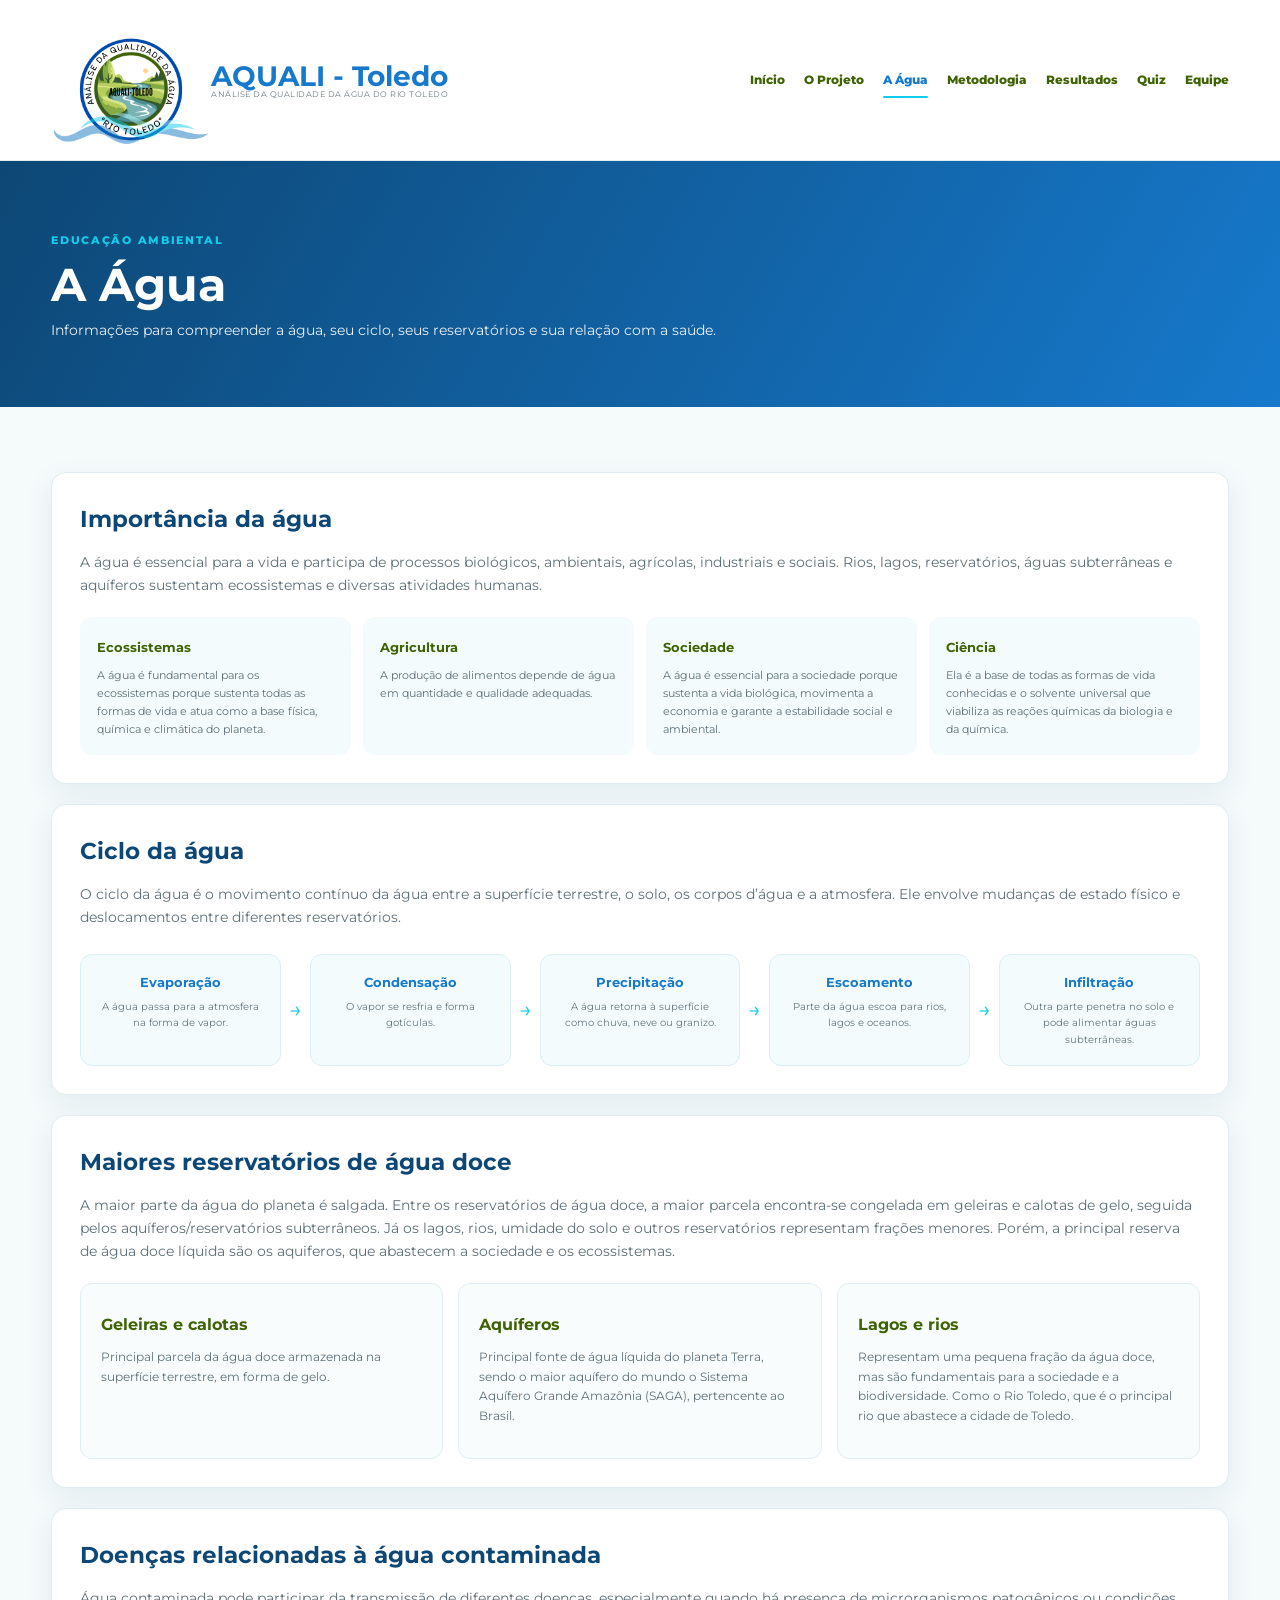
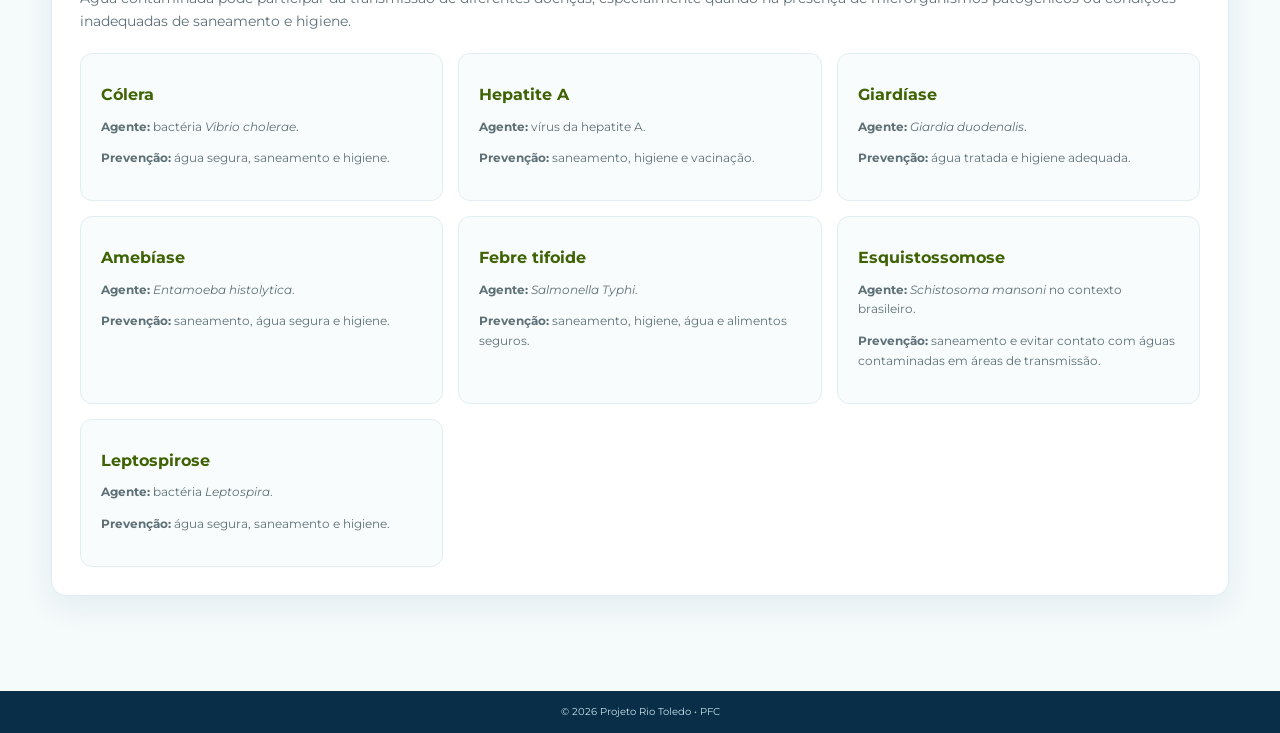
<file: agua.html>
<!doctype html>
<html lang="pt-BR">
  <head>
    <meta charset="UTF-8" />
    <meta name="viewport" content="width=device-width, initial-scale=1.0" />
        <link
      rel="shortcut icon"
      href="img/AQUALI-TOLEDO (2).png"
      type="image/x-icon"
    />
    <title>A Água | Rio Toledo</title>
    <link rel="stylesheet" href="css/style.css" />
    <link
      rel="stylesheet"
      href="https://cdnjs.cloudflare.com/ajax/libs/font-awesome/6.5.2/css/all.min.css"
    />
     <header class="header">
      <div class="container header-inner">
        <a class="brand" href="index.html" aria-label="Rio Toledo - início">
          <img
            src="img/AQUALI-TOLEDO (2).png"
            alt="Logo Rio Toledo"
            onerror="this.style.display = 'none'"
          />
          <div class="brand-fallback">
            <strong>AQUALI - Toledo</strong>
            <small>Análise da Qualidade da Água do Rio Toledo</small>
          </div>
        </a>

        <button class="menu-toggle" aria-label="Abrir menu">
          <i class="fa-solid fa-bars"></i>
        </button>

        <nav class="nav" id="mainNav">
          <a href="index.html">Início</a>
          <a href="projeto.html">O Projeto</a>
          <a href="agua.html" class="active">A Água</a>
          <a href="metodologia.html" >Metodologia</a>
          <a href="resultados.html">Resultados</a>
          <a href="quiz.html">Quiz</a>
          <a href="equipe.html">Equipe</a>
        </nav>
      </div>
    </header>
    <main>
      <section class="page-hero">
        <div class="container">
          <span class="eyebrow">EDUCAÇÃO AMBIENTAL</span>
          <h1>A Água</h1>
          <p>
            Informações para compreender a água, seu ciclo, seus reservatórios e
            sua relação com a saúde.
          </p>
        </div>
      </section>

      <section class="container section content-section">
        <article class="content-card" id="importancia">
          <h2>
          Importância da água
          </h2>
          <p>
            A água é essencial para a vida e participa de processos biológicos,
            ambientais, agrícolas, industriais e sociais. Rios, lagos,
            reservatórios, águas subterrâneas e aquíferos sustentam ecossistemas e diversas
            atividades humanas.
          </p>
          <div class="mini-grid">
            <div>
              <strong> Ecossistemas</strong>
              <p>
                A água é fundamental para os ecossistemas porque sustenta todas as formas de vida e atua como a base física, química e climática do planeta.
              </p>
            </div>
            <div>
              <strong> Agricultura</strong>
              <p>
                A produção de alimentos depende de água em quantidade e
                qualidade adequadas.
              </p>
            </div>
            <div>
              <strong> Sociedade</strong>
              <p>
                A água é essencial para a sociedade porque sustenta a vida biológica, movimenta a economia e garante a estabilidade social e ambiental.
              </p>
            </div>
            <div>
              <strong> Ciência</strong>
              <p>
                Ela é a base de todas as formas de vida conhecidas e o solvente universal que viabiliza as reações químicas da biologia e da química.
              </p>
            </div>
          </div>
        </article>

        <article class="content-card" id="ciclo">
          <h2>
           Ciclo da água
          </h2>
          <p>
            O ciclo da água é o movimento contínuo da água entre a superfície
            terrestre, o solo, os corpos d’água e a atmosfera. Ele envolve
            mudanças de estado físico e deslocamentos entre diferentes
            reservatórios.
          </p>
          <div class="water-cycle">
            <div class="cycle-step">
              <b>Evaporação</b
              ><small>A água passa para a atmosfera na forma de vapor.</small>
            </div>
            <div class="cycle-arrow">→</div>
            <div class="cycle-step">
              <b>Condensação</b
              ><small>O vapor se resfria e forma gotículas.</small>
            </div>
            <div class="cycle-arrow">→</div>
            <div class="cycle-step">
              <b>Precipitação</b
              ><small
                >A água retorna à superfície como chuva, neve ou granizo.</small
              >
            </div>
            <div class="cycle-arrow">→</div>
            <div class="cycle-step">
              <b>Escoamento</b
              ><small>Parte da água escoa para rios, lagos e oceanos.</small>
            </div>
            <div class="cycle-arrow">→</div>
            <div class="cycle-step">
              <b>Infiltração</b
              ><small
                >Outra parte penetra no solo e pode alimentar águas
                subterrâneas.</small
              >
            </div>
          </div>
        </article>

        <article class="content-card" id="reservatorios">
          <h2>
            Maiores reservatórios
            de água doce
          </h2>
          <p>
            A maior parte da água do planeta é salgada. Entre os reservatórios
            de água doce, a maior parcela encontra-se congelada em geleiras e
            calotas de gelo, seguida pelos aquíferos/reservatórios subterrâneos. Já os lagos, rios,
            umidade do solo e outros reservatórios representam frações menores. Porém, a principal reserva de água doce líquida são os aquiferos, que abastecem a sociedade e os ecossistemas.
          </p>
          <div class="reservoir-grid">
            <div class="reservoir">
              <div class="reservoir-icon"></div>
              <h3>Geleiras e calotas</h3>
              <p>
                Principal parcela da água doce armazenada na superfície
                terrestre, em forma de gelo.
              </p>
            </div>
            <div class="reservoir">
              <div class="reservoir-icon"></div>
              <h3>Aquíferos</h3>
              <p>
                Principal fonte de água líquida do planeta Terra, sendo o
                maior aquífero do mundo o Sistema Aquífero Grande Amazônia (SAGA),
                pertencente ao Brasil.
              </p>
            </div>
            <div class="reservoir">
              <div class="reservoir-icon"></div>
              <h3>Lagos e rios</h3>
              <p>
                Representam uma pequena fração da água doce, mas são
                fundamentais para a sociedade e a biodiversidade. Como o Rio Toledo, que é o principal rio que abastece a cidade de Toledo.
              </p>
            </div>
          </div>
        </article>

        <article class="content-card" id="doencas">
          <h2>
           Doenças relacionadas
            à água contaminada
          </h2>
          <p>
            Água contaminada pode participar da transmissão de diferentes
            doenças, especialmente quando há presença de microrganismos
            patogênicos ou condições inadequadas de saneamento e higiene.
          </p>
          <div class="disease-grid">
            <div class="disease">
              <h3>Cólera</h3>
              <p><b>Agente:</b> bactéria <i>Vibrio cholerae</i>.</p>
              <p><b>Prevenção:</b> água segura, saneamento e higiene.</p>
            </div>
            <div class="disease">
              <h3>Hepatite A</h3>
              <p><b>Agente:</b> vírus da hepatite A.</p>
              <p><b>Prevenção:</b> saneamento, higiene e vacinação.</p>
            </div>
            <div class="disease">
              <h3>Giardíase</h3>
              <p><b>Agente:</b> <i>Giardia duodenalis</i>.</p>
              <p><b>Prevenção:</b> água tratada e higiene adequada.</p>
            </div>
            <div class="disease">
              <h3>Amebíase</h3>
              <p><b>Agente:</b> <i>Entamoeba histolytica</i>.</p>
              <p><b>Prevenção:</b> saneamento, água segura e higiene.</p>
            </div>
            <div class="disease">
              <h3>Febre tifoide</h3>
              <p><b>Agente:</b> <i>Salmonella Typhi</i>.</p>
              <p>
                <b>Prevenção:</b> saneamento, higiene, água e alimentos seguros.
              </p>
            </div>
            <div class="disease">
              <h3>Esquistossomose</h3>
              <p>
                <b>Agente:</b> <i>Schistosoma mansoni</i> no contexto
                brasileiro.
              </p>
              <p>
                <b>Prevenção:</b> saneamento e evitar contato com águas
                contaminadas em áreas de transmissão.
              </p>
            </div>
                        <div class="disease">
              <h3>Leptospirose</h3>
              <p><b>Agente:</b> bactéria <i>Leptospira</i>.</p>
              <p><b>Prevenção:</b> água segura, saneamento e higiene.</p>
            </div>
          </div>
        </article>
      </section>
    </main>
    <footer class="footer">
      <div class="footer-bottom">© 2026 Projeto Rio Toledo • PFC</div>
    </footer>
    <script src="js/script.js"></script>
  </body>
</html>
</file>
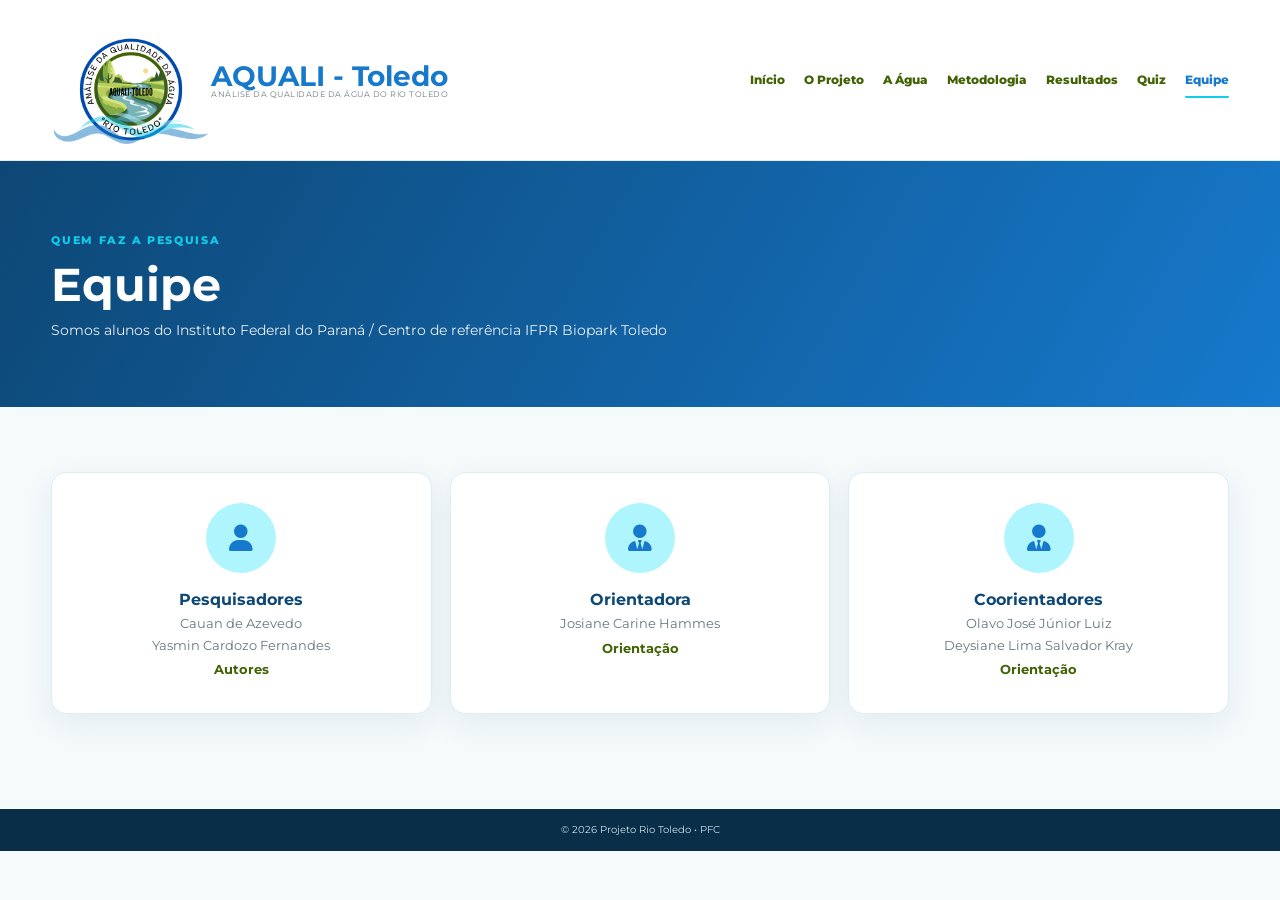
<file: equipe.html>
<!doctype html>
<html lang="pt-BR">
  <head>
    <meta charset="UTF-8" />
    <meta name="viewport" content="width=device-width, initial-scale=1.0" />
        <link
      rel="shortcut icon"
      href="img/AQUALI-TOLEDO (2).png"
      type="image/x-icon"
    />
    <title>Equipe | Rio Toledo</title>
    <link rel="stylesheet" href="css/style.css" />
    <link
      rel="stylesheet"
      href="https://cdnjs.cloudflare.com/ajax/libs/font-awesome/6.5.2/css/all.min.css"
    />
  </head>
  <body>
         <header class="header">
      <div class="container header-inner">
        <a class="brand" href="index.html" aria-label="Rio Toledo - início">
          <img
            src="img/AQUALI-TOLEDO (2).png"
            alt="Logo Rio Toledo"
            onerror="this.style.display = 'none'"
          />
          <div class="brand-fallback">
            <strong>AQUALI - Toledo</strong>
            <small>Análise da Qualidade da Água do Rio Toledo</small>
          </div>
        </a>

        <button class="menu-toggle" aria-label="Abrir menu">
          <i class="fa-solid fa-bars"></i>
        </button>

        <nav class="nav" id="mainNav">
          <a href="index.html">Início</a>
          <a href="projeto.html">O Projeto</a>
          <a href="agua.html">A Água</a>
          <a href="metodologia.html" >Metodologia</a>
          <a href="resultados.html">Resultados</a>
          <a href="quiz.html">Quiz</a>
          <a href="equipe.html" class="active">Equipe</a>
        </nav>
      </div>
    </header>
    <main>
      <section class="page-hero">
        <div class="container">
          <span class="eyebrow">QUEM FAZ A PESQUISA</span>
          <h1>Equipe</h1>
          <p>Somos alunos do Instituto Federal do Paraná / Centro de referência IFPR Biopark Toledo </p>
        </div>
      </section>
      <section class="container section">
        <div class="team-grid">
          <div class="person-card">
            <div class="person-icon"><i class="fa-solid fa-user"></i></div>
            <h3>Pesquisadores</h3>
            <p>Cauan de Azevedo <br> Yasmin Cardozo Fernandes</p>
            <small>Autores</small>
          </div>
          <div class="person-card">
            <div class="person-icon"><i class="fa-solid fa-user-tie"></i></div>
            <h3>Orientadora</h3>
            <p>Josiane Carine Hammes</p>
            <small>Orientação</small>
          </div>
           <div class="person-card">
            <div class="person-icon"><i class="fa-solid fa-user-tie"></i></div>
            <h3>Coorientadores</h3>
            <p>Olavo José Júnior Luiz <br> Deysiane Lima Salvador Kray</p>
            <small>Orientação</small>
          </div>
        </div>
      </section>
    </main>
    <footer class="footer">
      <div class="footer-bottom">© 2026 Projeto Rio Toledo • PFC</div>
    </footer>
    <script src="js/script.js"></script>
  </body>
</html>
</file>
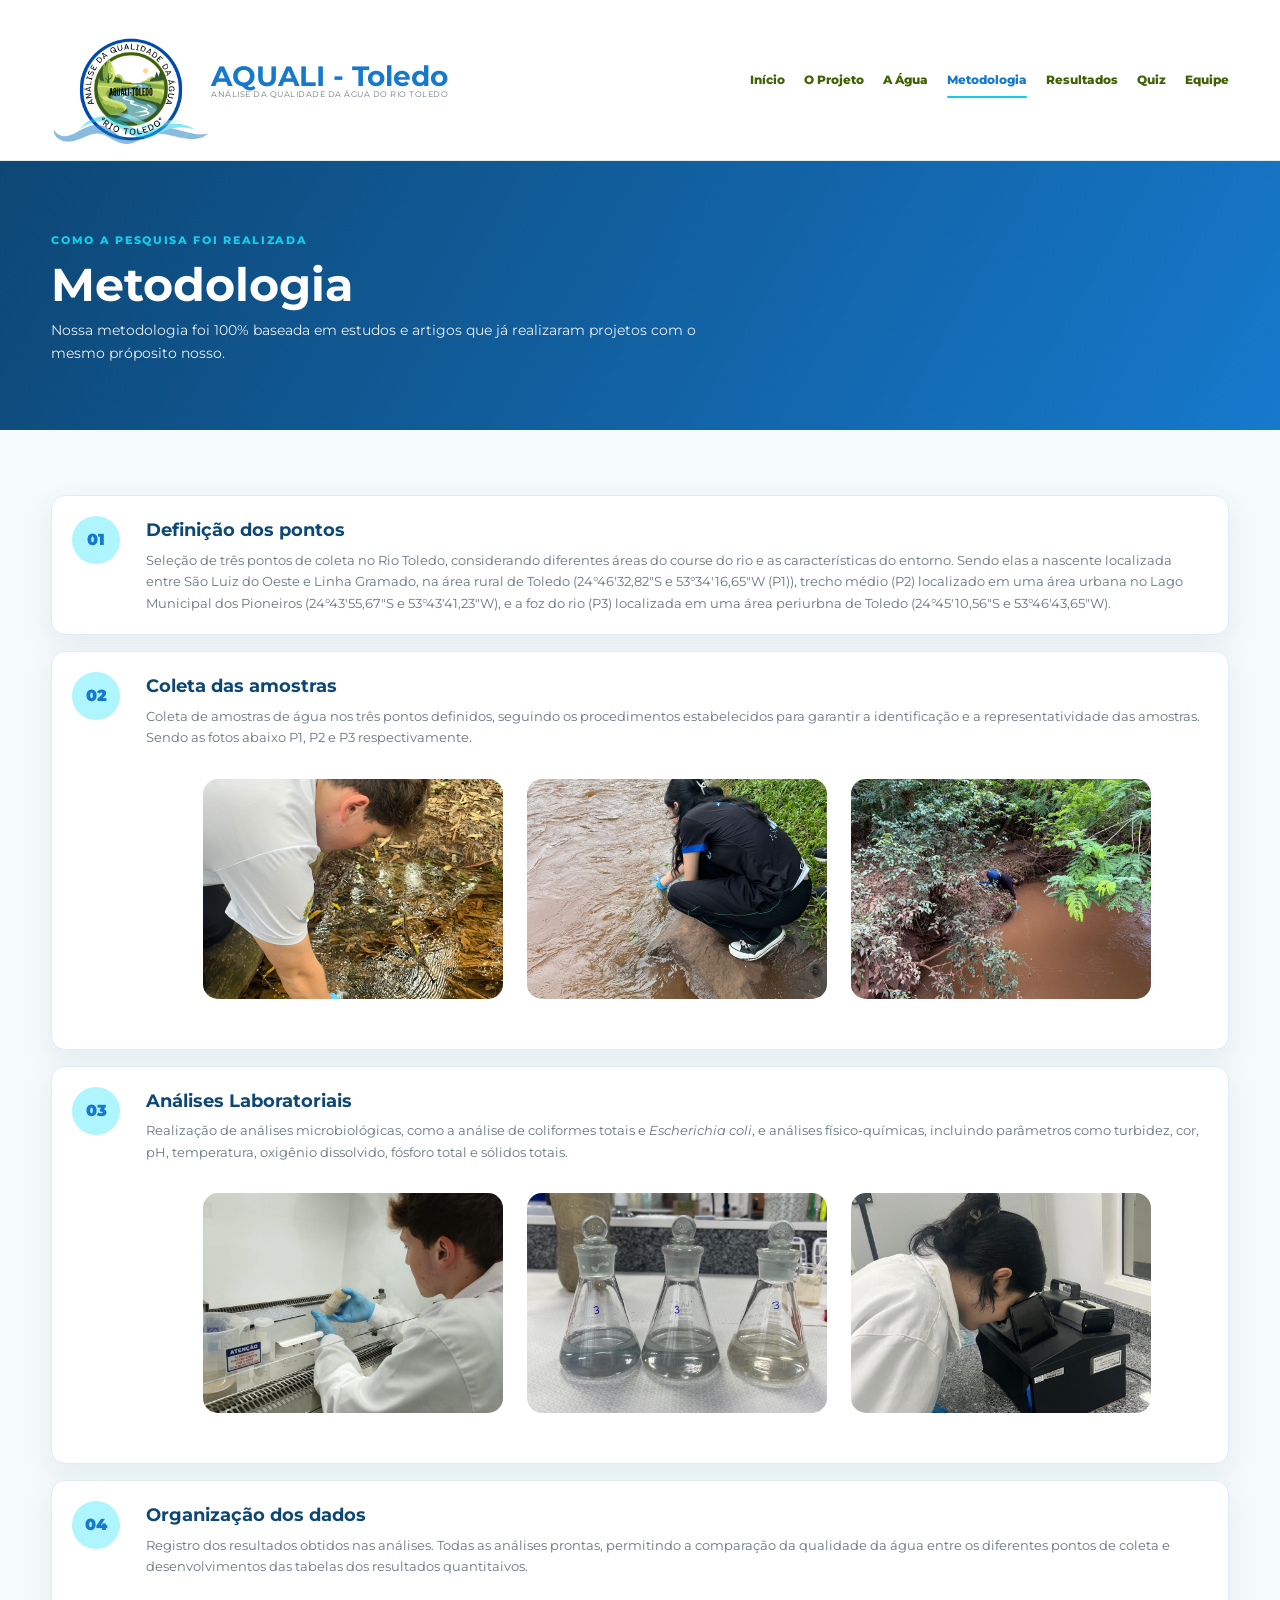
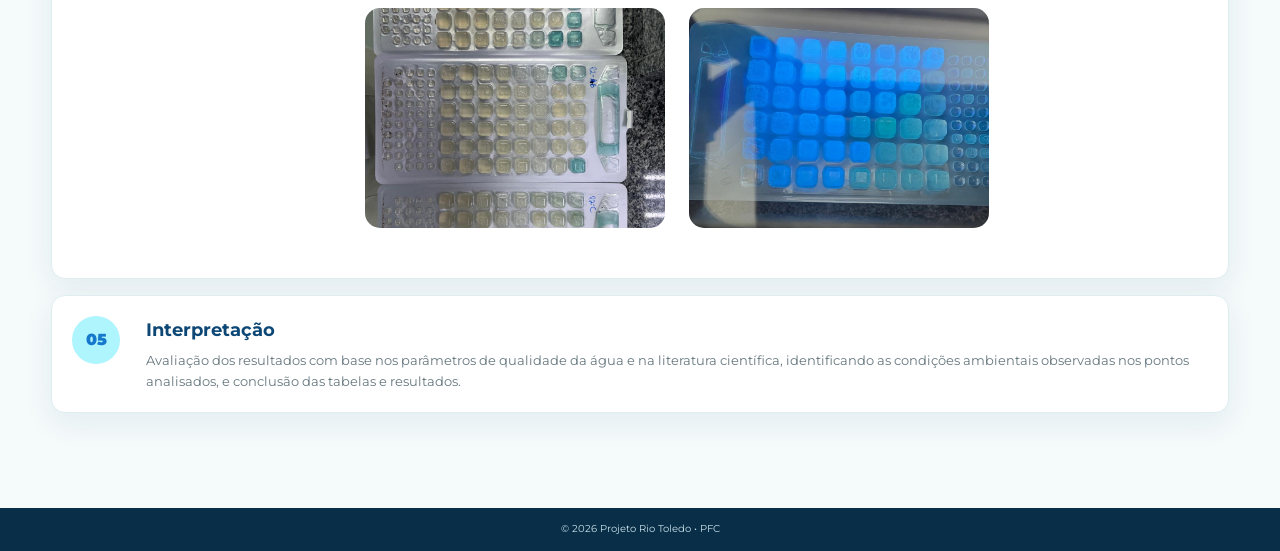
<file: metodologia.html>
<!doctype html>
<html lang="pt-BR">
  <head>
    <meta charset="UTF-8" />
    <meta name="viewport" content="width=device-width, initial-scale=1.0" />
        <link
      rel="shortcut icon"
      href="img/AQUALI-TOLEDO (2).png"
      type="image/x-icon"
    />
    <title>Metodologia | Rio Toledo</title>
    <link rel="stylesheet" href="css/style.css" />
    <link
      rel="stylesheet"
      href="https://cdnjs.cloudflare.com/ajax/libs/font-awesome/6.5.2/css/all.min.css"
    />
  </head>
  <body>
     <header class="header">
      <div class="container header-inner">
        <a class="brand" href="index.html" aria-label="Rio Toledo - início">
          <img
            src="img/AQUALI-TOLEDO (2).png"
            alt="Logo Rio Toledo"
            onerror="this.style.display = 'none'"
          />
          <div class="brand-fallback">
            <strong>AQUALI - Toledo</strong>
            <small>Análise da Qualidade da Água do Rio Toledo</small>
          </div>
        </a>

        <button class="menu-toggle" aria-label="Abrir menu">
          <i class="fa-solid fa-bars"></i>
        </button>
        <nav class="nav" id="mainNav">
          <a href="index.html">Início</a>
          <a href="projeto.html">O Projeto</a>
          <a href="agua.html">A Água</a>
          <a href="metodologia.html" class="active">Metodologia</a>
          <a href="resultados.html">Resultados</a>
          <a href="quiz.html">Quiz</a>
          <a href="equipe.html">Equipe</a>
        </nav>
      </div>
    </header>
    <main>
      <section class="page-hero">
        <div class="container">
          <span class="eyebrow">COMO A PESQUISA FOI REALIZADA</span>
          <h1>Metodologia</h1>
          <p>
            Nossa metodologia foi 100% baseada em estudos e artigos que já realizaram projetos com o mesmo próposito nosso.
          </p>
        </div>
      </section>
      <section class="container section content-section">
        <div class="timeline">
          <div class="timeline-item">
            <span>01</span>
            <div>
              <h2>Definição dos pontos</h2>
              <p>
                Seleção de três pontos de coleta no Rio Toledo, considerando diferentes áreas do course do rio e as características do entorno. Sendo elas a nascente localizada entre São Luiz do Oeste e Linha Gramado, na área rural de Toledo (24°46'32,82"S e 53°34'16,65"W (P1)), trecho médio (P2) localizado em uma área urbana no Lago Municipal dos Pioneiros (24°43'55,67"S e 53°43'41,23"W), e a foz do rio (P3) localizada em uma área periurbna de Toledo (24°45'10,56"S e 53°46'43,65"W).
              </p>
            </div>
          </div>
          <div class="timeline-item">
            <span>02</span>
            <div>
              <h2>Coleta das amostras</h2>
              <p>
                Coleta de amostras de água nos três pontos definidos, seguindo os procedimentos estabelecidos para garantir a identificação e a representatividade das amostras. Sendo as fotos abaixo P1, P2 e P3 respectivamente.
              </p>
              <div class="imagens coleta">
                <img src="img/P1.jpeg" alt="Ponto 1 - Nascente">
                <img src="img/P2.jpeg" alt="Ponto 2 - Trecho Médio">
                <img src="img/P3.jpeg" alt="Ponto 3 - Foz">
              </div>
            </div>
          </div>
          <div class="timeline-item">
            <span>03</span>
            <div>
              <h2>Análises Laboratoriais</h2>
              <p>
                Realização de análises microbiológicas, como a análise de coliformes totais e <i>Escherichia coli</i>, e análises físico-químicas, incluindo parâmetros como turbidez, cor, pH, temperatura, oxigênio dissolvido, fósforo total e sólidos totais.
              </p>
               <div class="imagens coleta">
                <img src="img/lab1.jpeg" alt="">
                <img src="img/lab3.jpeg" alt="">
                <img src="img/lab2.jpeg" alt="">
              </div>
            </div>
          </div>
          <div class="timeline-item">
            <span>04</span>
            <div>
              <h2>Organização dos dados</h2>
              <p>
                Registro dos resultados obtidos nas análises. Todas as análises prontas, permitindo a comparação da qualidade da água entre os diferentes pontos de coleta e desenvolvimentos das tabelas dos resultados quantitaivos.
              </p>
              <div class="imagens coleta">
                <img src="img/p2coliformes.jpeg" alt="">
                <img src="img/p1E.coli.jpeg" alt="">
              </div>
            </div>
          </div>
          <div class="timeline-item">
            <span>05</span>
            <div>
              <h2>Interpretação</h2>
              <p>
                Avaliação dos resultados com base nos parâmetros de qualidade da água e na literatura científica, identificando as condições ambientais observadas nos pontos analisados, e conclusão das tabelas e resultados.
              </p>
            </div>
          </div>
        </div>
        </div>
      </section>
    </main>
    <footer class="footer">
      <div class="footer-bottom">© 2026 Projeto Rio Toledo • PFC</div>
    </footer>
    <script src="js/script.js"></script>
  </body>
</html>
</file>
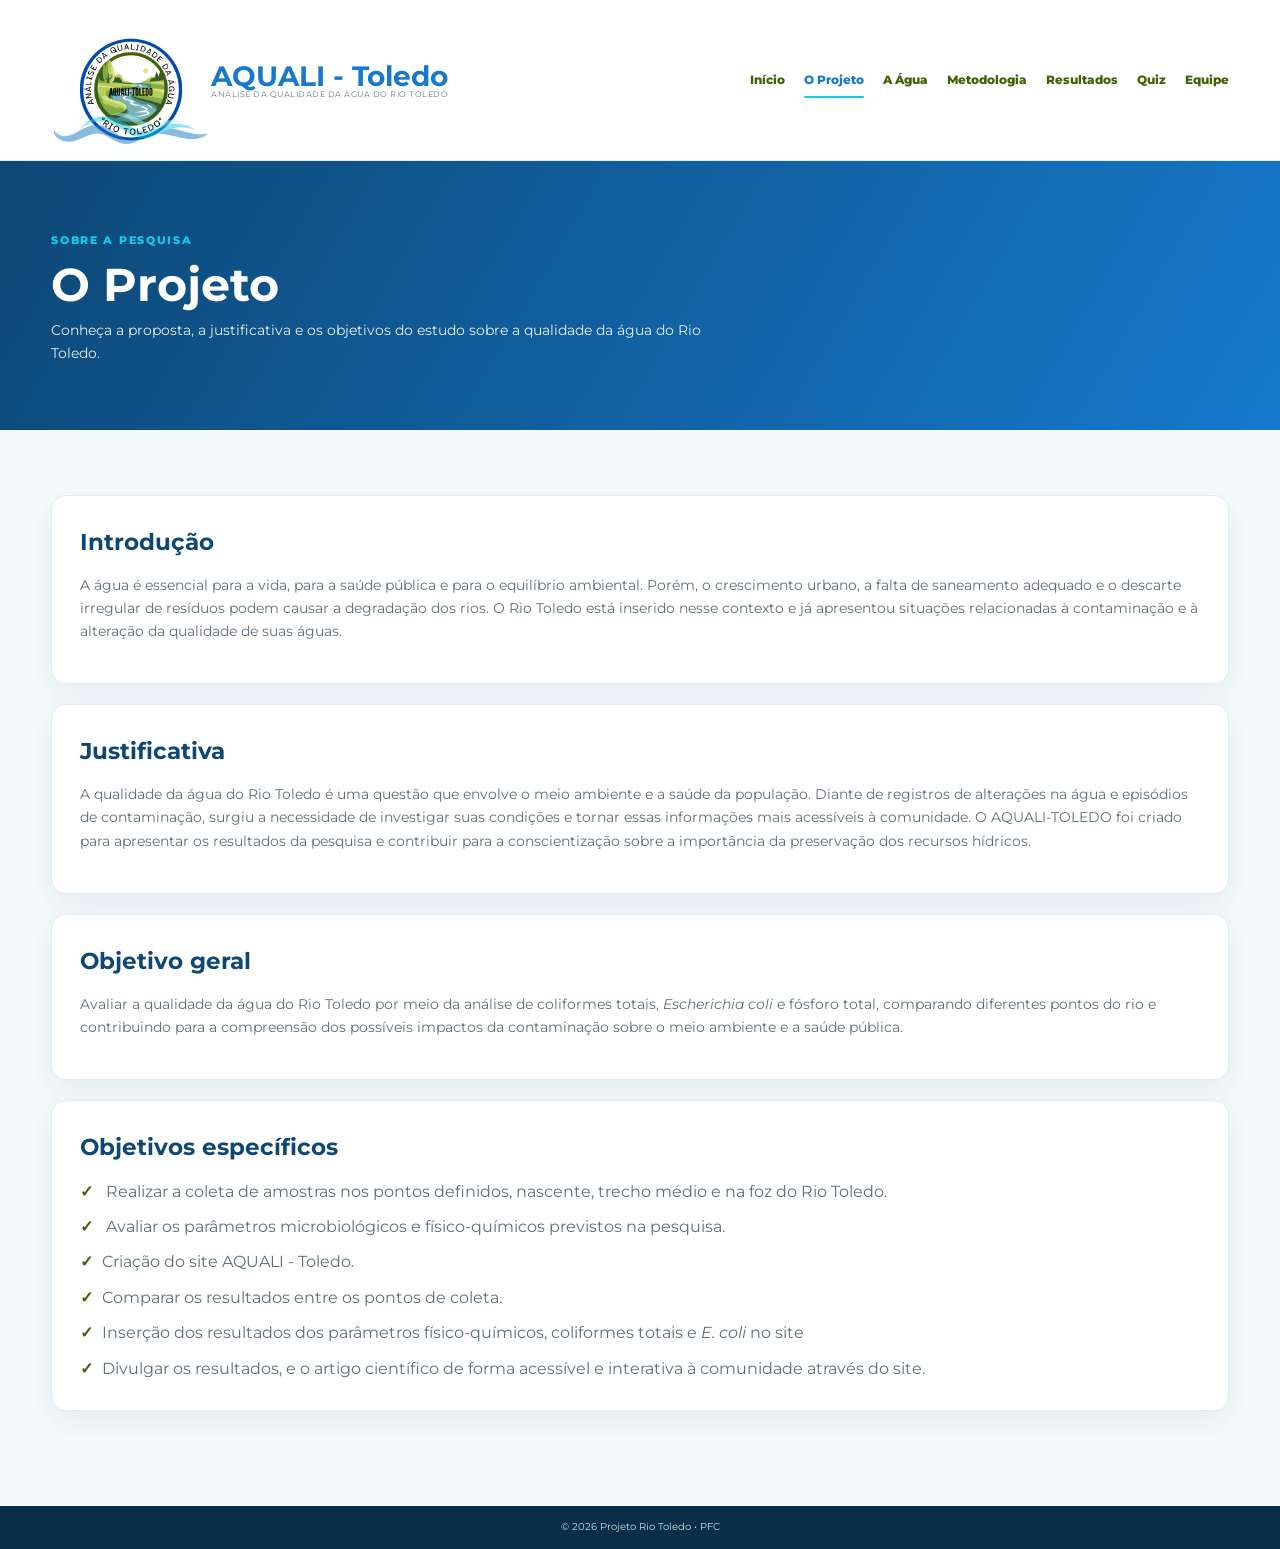
<file: projeto.html>
<!doctype html>
<html lang="pt-BR">
  <head>
    <meta charset="UTF-8" />
    <meta name="viewport" content="width=device-width, initial-scale=1.0" />
        <link
      rel="shortcut icon"
      href="img/AQUALI-TOLEDO (2).png"
      type="image/x-icon"
    />
    <title>O Projeto | Rio Toledo</title>
    <link rel="stylesheet" href="css/style.css" />
    <link
      rel="stylesheet"
      href="https://cdnjs.cloudflare.com/ajax/libs/font-awesome/6.5.2/css/all.min.css"
    />
  </head>
  <body>
    <header class="header">
      <div class="container header-inner">
        <a class="brand" href="index.html" aria-label="Rio Toledo - início">
          <img
            src="img/AQUALI-TOLEDO (2).png"
            alt="Logo Rio Toledo"
            onerror="this.style.display = 'none'"
          />
          <div class="brand-fallback">
            <strong>AQUALI - Toledo</strong>
            <small>Análise da Qualidade da Água do Rio Toledo</small>
          </div>
        </a>

        <button class="menu-toggle" aria-label="Abrir menu">
          <i class="fa-solid fa-bars"></i>
        </button>

        <nav class="nav" id="mainNav">
          <a href="index.html">Início</a>
          <a href="projeto.html" class="active">O Projeto</a>
          <a href="agua.html">A Água</a>
          <a href="metodologia.html">Metodologia</a>
          <a href="resultados.html">Resultados</a>
          <a href="quiz.html">Quiz</a>
          <a href="equipe.html">Equipe</a>
        </nav>
      </div>
    </header>

    <main>
      <section class="page-hero">
        <div class="container">
          <span class="eyebrow">SOBRE A PESQUISA</span>
          <h1>O Projeto</h1>
          <p>
            Conheça a proposta, a justificativa e os objetivos do estudo sobre a
            qualidade da água do Rio Toledo.
          </p>
        </div>
      </section>
      <section class="container section content-section">
        <div class="content-card">
          <h2>Introdução</h2>
          <p>
            A água é essencial para a vida, para a saúde pública e para o
            equilíbrio ambiental. Porém, o crescimento urbano, a falta de
            saneamento adequado e o descarte irregular de resíduos podem causar
            a degradação dos rios. O Rio Toledo está inserido nesse contexto e
            já apresentou situações relacionadas à contaminação e à alteração da
            qualidade de suas águas.
          </p>
        </div>
        <div class="content-card">
          <h2>Justificativa</h2>
          <p>
            A qualidade da água do Rio Toledo é uma questão que envolve o meio
            ambiente e a saúde da população. Diante de registros de alterações
            na água e episódios de contaminação, surgiu a necessidade de
            investigar suas condições e tornar essas informações mais acessíveis
            à comunidade. O AQUALI-TOLEDO foi criado para apresentar os
            resultados da pesquisa e contribuir para a conscientização sobre a
            importância da preservação dos recursos hídricos.
          </p>
        </div>
        <div class="content-card">
          <h2>Objetivo geral</h2>
          <p>
            Avaliar a qualidade da água do Rio Toledo por meio da análise de
            coliformes totais, <i>Escherichia coli</i> e fósforo total, comparando
            diferentes pontos do rio e contribuindo para a compreensão dos
            possíveis impactos da contaminação sobre o meio ambiente e a saúde
            pública.
          </p>
        </div>
        <div class="content-card">
          <h2>Objetivos específicos</h2>
          <ul class="check-list">
            <li>
              Realizar a coleta de amostras nos pontos definidos, nascente, trecho médio e na foz do Rio Toledo.
            </li>
            <li>
              Avaliar os parâmetros microbiológicos e físico-químicos previstos na pesquisa.
            </li>
            <li>Criação do site AQUALI - Toledo.</li>
            <li>Comparar os resultados entre os pontos de coleta.</li>
            <li>Inserção dos resultados dos parâmetros físico-químicos, coliformes totais e <i>E. coli</i> no site</li>
            <li>Divulgar os resultados, e o artigo científico de forma acessível e interativa à comunidade através do site.</li>
          </ul>
        </div>
      </section>
    </main>
    <footer class="footer">
      <div class="footer-bottom">© 2026 Projeto Rio Toledo • PFC</div>
    </footer>
    <script src="js/script.js"></script>
  </body>
</html>
</file>
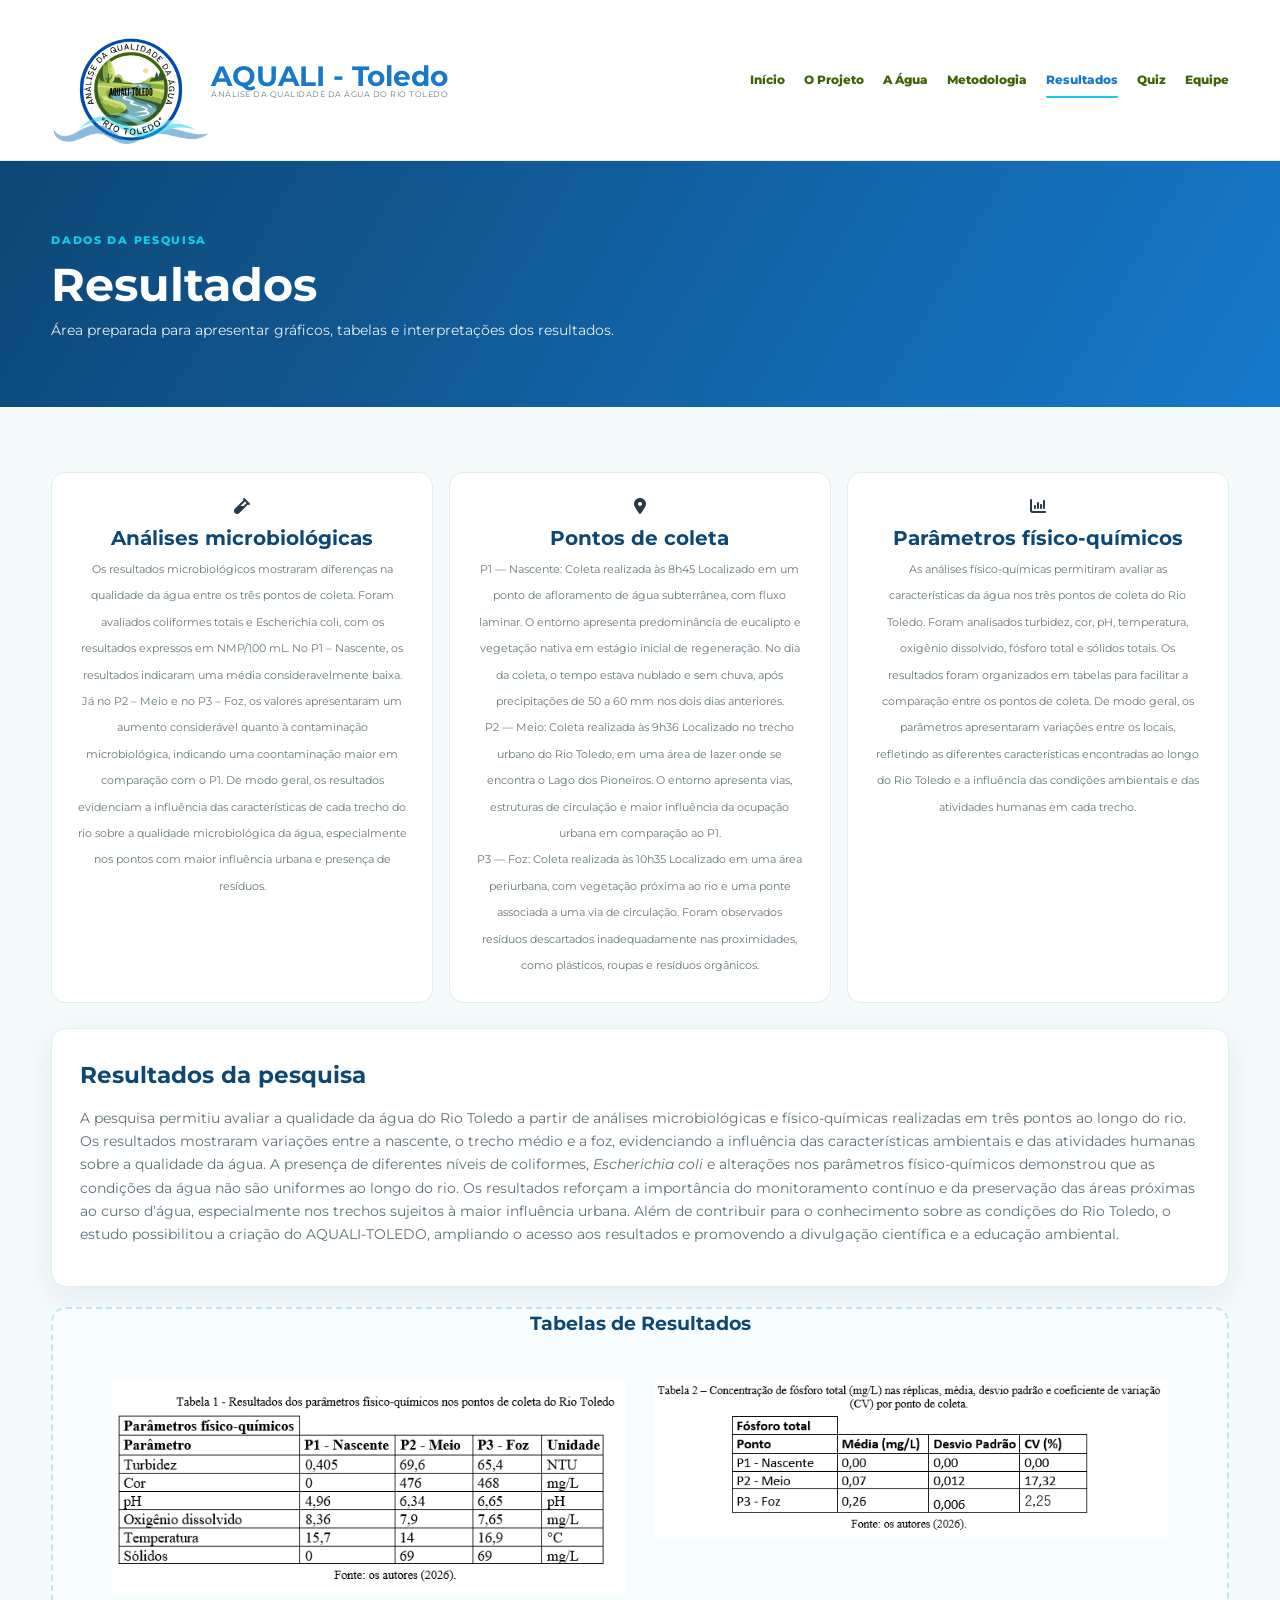
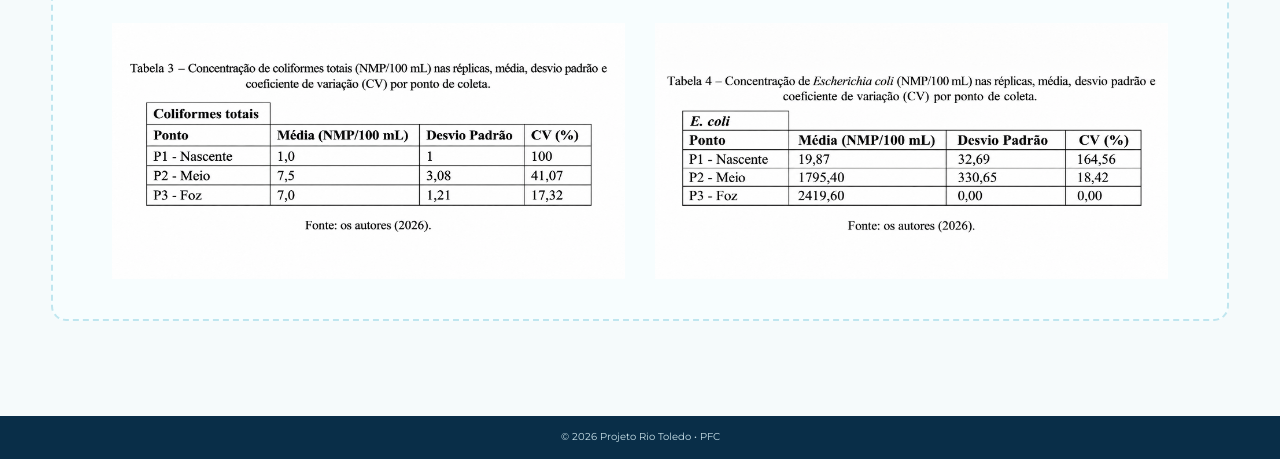
<file: resultados.html>
<!doctype html>
<html lang="pt-BR">
  <head>
    <meta charset="UTF-8" />
    <meta name="viewport" content="width=device-width, initial-scale=1.0" />
        <link
      rel="shortcut icon"
      href="img/AQUALI-TOLEDO (2).png"
      type="image/x-icon"
    />
    <title>Resultados | Rio Toledo</title>
    <link rel="stylesheet" href="css/style.css" />
    <link
      rel="stylesheet"
      href="https://cdnjs.cloudflare.com/ajax/libs/font-awesome/6.5.2/css/all.min.css"
    />
  </head>
  <body>
    </head>
  <body>
    <header class="header">
      <div class="container header-inner">
        <a class="brand" href="index.html" aria-label="Rio Toledo - início">
          <img
            src="img/AQUALI-TOLEDO (2).png"
            alt="Logo Rio Toledo"
            onerror="this.style.display = 'none'"
          />
          <div class="brand-fallback">
            <strong>AQUALI - Toledo</strong>
            <small>Análise da Qualidade da Água do Rio Toledo</small>
          </div>
        </a>

        <button class="menu-toggle" aria-label="Abrir menu">
          <i class="fa-solid fa-bars"></i>
        </button>

        <nav class="nav" id="mainNav">
          <a href="index.html">Início</a>
          <a href="projeto.html">O Projeto</a>
          <a href="agua.html">A Água</a>
          <a href="metodologia.html">Metodologia</a>
          <a href="resultados.html" class="active">Resultados</a>
          <a href="quiz.html">Quiz</a>
          <a href="equipe.html">Equipe</a>
        </nav>
      </div>
    </header>
    <main>
      <section class="page-hero">
        <div class="container">
          <span class="eyebrow">DADOS DA PESQUISA</span>
          <h1>Resultados</h1>
          <p>
            Área preparada para apresentar gráficos, tabelas e interpretações
            dos resultados.
          </p>
        </div>
      </section>
      <section class="container section">
        <div class="result-cards">
          <div>
            <i class="fa-solid fa-vial"></i><strong id="statSamples">Análises microbiológicas</strong
            ><span>Os resultados microbiológicos mostraram diferenças na qualidade da água entre os três pontos de coleta. Foram avaliados coliformes totais e Escherichia coli, com os <br>resultados expressos em NMP/100 mL.
No P1 – Nascente, os resultados indicaram uma média consideravelmente baixa. Já no P2 – Meio e no P3 – Foz, os valores apresentaram um aumento considerável quanto à contaminação microbiológica, indicando uma coontaminação maior em comparação com o P1.
De modo geral, os resultados evidenciam a influência das características de cada trecho do rio sobre a qualidade microbiológica da água, especialmente nos pontos com maior influência urbana e presença de resíduos.</span>
          </div>
          <div>
            <i class="fa-solid fa-location-dot"></i
            ><strong id="statPoints">Pontos de coleta</strong><span>P1 — Nascente:

Coleta realizada às 8h45

Localizado em um ponto de afloramento de água subterrânea, com fluxo laminar. O entorno apresenta predominância de eucalipto e vegetação nativa em estágio inicial de regeneração. No dia da coleta, o tempo estava nublado e sem chuva, após precipitações de 50 a 60 mm nos dois dias anteriores.

<br>P2 — Meio:

Coleta realizada às 9h36

Localizado no trecho urbano do Rio Toledo, em uma área de lazer onde se encontra o Lago dos Pioneiros. O entorno apresenta vias, estruturas de circulação e maior influência da ocupação urbana em comparação ao P1.

<br>P3 — Foz:

Coleta realizada às 10h35

Localizado em uma área periurbana, com vegetação próxima ao rio e uma ponte associada a uma via de circulação. Foram observados resíduos descartados inadequadamente nas proximidades, como plásticos, roupas e resíduos orgânicos.</span>
          </div>
          <div>
            <i class="fa-solid fa-chart-column"></i
            ><strong id="statParameters">Parâmetros físico-químicos</strong><span>As análises físico-químicas permitiram avaliar as características da água nos três pontos de coleta do Rio Toledo.

Foram analisados turbidez, cor, pH, temperatura, oxigênio dissolvido, fósforo total e sólidos totais. Os resultados foram organizados em tabelas para facilitar a comparação entre os pontos de coleta.

De modo geral, os parâmetros apresentaram variações entre os locais, refletindo as diferentes características encontradas ao longo do Rio Toledo e a influência das condições ambientais e das atividades humanas em cada trecho.</span>
          </div>
        </div>
        <div class="content-card">
          <h2>Resultados da pesquisa</h2>
          <p>A pesquisa permitiu avaliar a qualidade da água do Rio Toledo a partir de análises microbiológicas e físico-químicas realizadas em três pontos ao longo do rio. <br> Os resultados mostraram variações entre a nascente, o trecho médio e a foz, evidenciando a influência das características ambientais e das atividades humanas sobre a qualidade da água.
A presença de diferentes níveis de coliformes, <i>Escherichia coli</i> e alterações nos parâmetros físico-químicos demonstrou que as condições da água não são uniformes ao longo do rio. Os resultados reforçam a importância do monitoramento contínuo e da preservação das áreas próximas ao curso d’água, especialmente nos trechos sujeitos à maior influência urbana.
Além de contribuir para o conhecimento sobre as condições do Rio Toledo, o estudo possibilitou a criação do <bold>AQUALI-TOLEDO</bold>, ampliando o acesso aos resultados e promovendo a divulgação científica e a educação ambiental.</p>
        </div>
        <div class="placeholder-chart">
          <h3>Tabelas de Resultados</h3>
          <p>
              <div class="imagens tabelas resultados">
                <img src="img/Parametros.png" alt="">
                <img src="img/fósforo.png" alt="">
                <img src="img/coliformes.png" alt="">
                <img src="img/e.coli.png" alt="">
              </div>
          </p>
        </div>
      </section>
    </main>
    <footer class="footer">
      <div class="footer-bottom">© 2026 Projeto Rio Toledo • PFC</div>
    </footer>
    <script src="js/script.js"></script>
  </body>
</html>
</file>
<file: css/style.css>
@import url("https://fonts.googleapis.com/css2?family=Montserrat:wght@400;500;600;700;800&display=swap");

:root {
  --blue: #1679cc;
  --cyan: #11ccea;
  --light: #aef5fd;
  --green: #3f6203;
  --dark: #0d4775;
  --text: #263b44;
  --muted: #66777e;
  --bg: #f5fafb;
  --white: #fff;
  --shadow: 0 10px 30px rgba(13, 71, 117, 0.08);
}
* {
  box-sizing: border-box;
  margin: 0;
  padding: 0;
}
html {
  scroll-behavior: smooth;
}
body {
  font-family: Montserrat, Arial, sans-serif;
  color: var(--text);
  background: var(--bg);
  line-height: 1.65;
}
a {
  text-decoration: none;
  color: inherit;
}
button,
input,
textarea {
  font: inherit;
}
img {
  max-width: 100%;
  display: block;
}
.container {
  width: min(1180px, 92%);
  margin: auto;
}
.header {
  position: sticky;
  top: 0;
  z-index: 1000;
  background: rgba(255, 255, 255, 0.97);
  backdrop-filter: blur(10px);
  border-bottom: 1px solid #e2edf0;
}
.header-inner {
  min-height: 150px;
  display: flex;
  align-items: center;
  gap: 25px;
}
.brand {
  display: flex;
  align-items: center;
  min-width: 280px;
  color: var(--dark);
}
.brand img {
  width: 160px;
  max-height: 170px;
  object-fit: contain;
}
.brand-fallback {
  display: flex;
  flex-direction: column;
  line-height: 1;
}
.brand-pfc {
  font-size: 10px;
  color: var(--green);
  font-weight: 800;
}
.brand-fallback strong {
  font-size: 28px;
  color: var(--blue);
}
.brand-fallback small {
  font-size: 8px;
  text-transform: uppercase;
  color: #6a7a80;
  letter-spacing: 0.5px;
}
.nav {
  margin-left: auto;
  display: flex;
  gap: 19px;
  align-items: center;
}
.nav a {
  font-size: 12px;
  font-weight: 800;
  color: var(--green);
  padding: 8px 0;
  position: relative;
}
.nav a:hover,
.nav a.active {
  color: var(--blue);
}
.nav a.active:after {
  content: "";
  position: absolute;
  left: 0;
  right: 0;
  bottom: 0;
  height: 2px;
  background: var(--cyan);
  border-radius: 4px;
}
.menu-toggle {
  display: none;
  margin-left: auto;
  border: 0;
  background: var(--light);
  color: var(--blue);
  width: 42px;
  height: 42px;
  border-radius: 10px;
  cursor: pointer;
}
.hero {
  min-height: 570px;
  position: relative;
  background: url("../img/rio-toledo.jpg") center/cover no-repeat;
  overflow: hidden;
}
.hero-overlay {
  position: absolute;
  inset: 0;
  background: linear-gradient(
    90deg,
    rgba(22, 121, 204),
    rgba(7, 75, 105, 0.52),
    rgba(10, 60, 75, 0.12)
  );
}
.hero:after {
  content: "";
  position: absolute;
  left: -5%;
  bottom: -80px;
  width: 110%;
  height: 135px;
  background: var(--bg);
  border-radius: 50% 50% 0 0;
}
.hero-inner {
  min-height: 570px;
  position: relative;
  z-index: 2;
  display: flex;
  align-items: center;
  justify-content: space-between;
  gap: 30px;
}
.hero-copy {
  max-width: 670px;
  color: #fff;
}
.eyebrow {
  display: inline-block;
  font-size: 11px;
  font-weight: 800;
  letter-spacing: 1.7px;
  color: var(--cyan);
}
.hero-copy h1 {
  font-size: 50px;
  line-height: 1.08;
  margin: 14px 0 18px;
}
.hero-copy h1 em {
  display: block;
  color: var(--cyan);
  font-size: 70px;
  font-style: italic;
}
.hero-copy p {
  font-size: 15px;
  max-width: 600px;
  margin-bottom: 25px;
}
.hero-actions {
  display: flex;
  gap: 12px;
  flex-wrap: wrap;
}
.btn {
  display: inline-flex;
  align-items: center;
  justify-content: center;
  gap: 9px;
  border: 0;
  border-radius: 25px;
  padding: 13px 20px;
  font-size: 12px;
  font-weight: 800;
  cursor: pointer;
  transition: 0.25s;
}
.btn:hover {
  transform: translateY(-2px);
}
.btn-primary {
  background: var(--blue);
  color: #fff;
}
.btn-green {
  background: var(--green);
  color: #fff;
}
.btn-light {
  background: #fff;
  color: var(--dark);
}
.hero-badges {
  display: flex;
  gap: 12px;
}
.hero-badge {
  width: 125px;
  height: 150px;
  border: 1px solid rgba(255, 255, 255, 0.3);
  background: rgba(22, 121, 204, 0.55);
  backdrop-filter: blur(5px);
  border-radius: 70px 70px 35px 35px;
  color: #fff;
  display: flex;
  flex-direction: column;
  align-items: center;
  justify-content: center;
  text-align: center;
}
.hero-badge i {
  font-size: 25px;
  background: rgba(255, 255, 255, 0.16);
  width: 50px;
  height: 50px;
  border-radius: 50%;
  display: flex;
  align-items: center;
  justify-content: center;
  margin-bottom: 8px;
}
.hero-badge b {
  font-size: 11px;
}
.hero-badge span {
  font-size: 9px;
  opacity: 0.85;
}
.section {
  padding: 65px 0;
}
.section-heading {
  max-width: 760px;
  margin-bottom: 30px;
}
.section-heading h2,
.quiz-promo h2,
.feedback-promo h2 {
  font-size: 34px;
  color: var(--dark);
  line-height: 1.15;
  margin: 7px 0 10px;
}
.section-heading p,
.quiz-promo p,
.feedback-promo p {
  color: var(--muted);
  font-size: 14px;
}
.feature-grid {
  display: grid;
  grid-template-columns: repeat(4, 1fr);
  gap: 16px;
}
.feature-card {
  background: #fff;
  border: 1px solid #e0edf0;
  border-radius: 15px;
  padding: 25px 18px;
  box-shadow: var(--shadow);
  transition: 0.25s;
}
.feature-card:hover {
  transform: translateY(-5px);
  border-color: var(--cyan);
}
.icon-circle {
  width: 58px;
  height: 58px;
  border-radius: 50%;
  display: flex;
  align-items: center;
  justify-content: center;
  font-size: 23px;
  margin-bottom: 15px;
}
.icon-circle.blue {
  background: #e6f4ff;
  color: var(--blue);
}
.icon-circle.cyan {
  background: var(--light);
  color: var(--blue);
}
.icon-circle.green {
  background: #edf6df;
  color: var(--green);
}
.feature-card h3 {
  font-size: 15px;
  color: var(--green);
  margin-bottom: 8px;
}
.feature-card p {
  font-size: 12px;
  color: var(--muted);
  min-height: 60px;
}
.feature-card span {
  display: inline-block;
  margin-top: 12px;
  color: var(--blue);
  font-size: 11px;
  font-weight: 800;
}
.project-strip {
  background: linear-gradient(120deg, var(--dark), var(--blue));
  color: #fff;
  padding: 55px 0;
}
.strip-grid {
  display: grid;
  grid-template-columns: 2fr repeat(3, 1fr);
  gap: 20px;
  align-items: center;
}
.strip-grid h2 {
  font-size: 30px;
  line-height: 1.2;
  margin: 7px 0 12px;
}
.strip-grid p {
  font-size: 13px;
  opacity: 0.9;
  margin-bottom: 20px;
}
.strip-stat {
  text-align: center;
  padding: 20px;
  border-left: 1px solid rgba(255, 255, 255, 0.18);
}
.strip-stat i {
  display: block;
  font-size: 23px;
  color: var(--cyan);
  margin-bottom: 7px;
}
.strip-stat strong {
  display: block;
  font-size: 30px;
}
.strip-stat span {
  font-size: 11px;
  opacity: 0.85;
}
.quiz-promo,
.feedback-promo {
  display: flex;
  align-items: center;
  justify-content: space-between;
  gap: 25px;
}
.green-text {
  color: var(--green);
}
.feedback-promo {
  background: #fff;
  margin-top: 20px;
  margin-bottom: 65px;
  padding: 28px;
  border-radius: 18px;
  box-shadow: var(--shadow);
  border: 1px solid #e0edf0;
}
.feedback-art {
  width: 75px;
  height: 75px;
  flex: none;
  border-radius: 50%;
  background: var(--light);
  color: var(--blue);
  display: flex;
  align-items: center;
  justify-content: center;
  font-size: 28px;
}
.footer {
  background: #0b3858;
  color: #fff;
  margin-top: 30px;
}
.footer-grid {
  display: grid;
  grid-template-columns: 2fr 1fr 1fr;
  gap: 30px;
  padding: 45px 0;
}
.footer-grid strong {
  display: block;
  margin-bottom: 8px;
  color: var(--cyan);
}
.footer-grid p,
.footer-grid a {
  display: block;
  color: #d5e7ee;
  font-size: 12px;
  margin-bottom: 5px;
}
.footer-grid a:hover {
  color: #fff;
}
.footer-bottom {
  text-align: center;
  background: rgba(0, 0, 0, 0.18);
  padding: 13px;
  font-size: 10px;
  color: #c9e0e8;
}
.page-hero {
  background: linear-gradient(120deg, var(--dark), var(--blue));
  color: #fff;
  padding: 65px 0;
}
.page-hero h1 {
  font-size: 46px;
  line-height: 1.1;
  margin: 8px 0;
}
.page-hero p {
  max-width: 700px;
  font-size: 14px;
  opacity: 0.9;
}
.content-section {
  display: grid;
  gap: 20px;
}
.content-card {
  background: #fff;
  border: 1px solid #e0edf0;
  border-radius: 15px;
  padding: 28px;
  box-shadow: var(--shadow);
}
.content-card h2 {
  color: var(--dark);
  font-size: 23px;
  margin-bottom: 12px;
}
.content-card p {
  color: #5e7077;
  font-size: 14px;
  margin-bottom: 12px;
}
.content-card ul {
  color: #5e7077;
}
.title-symbol {
  color: var(--blue);
  margin-right: 8px;
}
.check-list {
  list-style: none;
  display: grid;
  gap: 9px;
  padding: 0;
}
.check-list li:before {
  content: "✓";
  color: var(--green);
  font-weight: 900;
  margin-right: 9px;
}
.mini-grid {
  display: grid;
  grid-template-columns: repeat(4, 1fr);
  gap: 12px;
  margin-top: 20px;
}
.mini-grid > div {
  background: #f3fbfc;
  padding: 17px;
  border-radius: 12px;
}
.mini-grid strong {
  color: var(--green);
  font-size: 13px;
}
.mini-grid p {
  font-size: 11px;
  margin: 5px 0 0;
}
.water-cycle {
  display: flex;
  align-items: stretch;
  gap: 8px;
  flex-wrap: wrap;
  margin-top: 25px;
}
.cycle-step {
  flex: 1 1 150px;
  background: #f3fbfc;
  border: 1px solid #d9eff4;
  border-radius: 12px;
  padding: 17px;
  text-align: center;
}
.cycle-step span {
  display: block;
  font-size: 28px;
  margin-bottom: 5px;
}
.cycle-step b {
  display: block;
  color: var(--blue);
  font-size: 13px;
}
.cycle-step small {
  display: block;
  color: var(--muted);
  font-size: 10px;
  margin-top: 5px;
}
.cycle-arrow {
  display: flex;
  align-items: center;
  color: var(--cyan);
  font-size: 22px;
}
.reservoir-grid,
.disease-grid {
  display: grid;
  grid-template-columns: repeat(3, 1fr);
  gap: 15px;
  margin-top: 20px;
}
.reservoir,
.disease {
  background: #f8fcfc;
  border: 1px solid #e1eef1;
  border-radius: 12px;
  padding: 20px;
}
.reservoir-icon {
  font-size: 32px;
}
.reservoir h3,
.disease h3 {
  color: var(--green);
  font-size: 16px;
  margin: 8px 0;
}
.reservoir p,
.disease p {
  font-size: 12px;
}
.timeline {
  display: grid;
  gap: 16px;
}
.timeline-item {
  display: grid;
  grid-template-columns: 58px 1fr;
  gap: 16px;
  align-items: start;
  padding: 20px;
  background: #fff;
  border: 1px solid #e0edf0;
  border-radius: 14px;
  box-shadow: var(--shadow);
}
.timeline-item > span {
  width: 48px;
  height: 48px;
  border-radius: 50%;
  display: flex;
  align-items: center;
  justify-content: center;
  background: var(--light);
  color: var(--blue);
  font-weight: 900;
}
.timeline-item h2 {
  font-size: 18px;
  color: var(--dark);
  margin-bottom: 4px;
}
.timeline-item p {
  font-size: 13px;
  color: var(--muted);
}
.notice {
  margin-top: 20px;
  background: #effbfe;
  border-left: 4px solid var(--cyan);
  padding: 15px;
  display: flex;
  gap: 12px;
}
.notice i {
  color: var(--blue);
  margin-top: 4px;
}
.notice p {
  font-size: 12px;
  color: #526870;
}
.result-cards {
  display: grid;
  grid-template-columns: repeat(3, 1fr);
  gap: 16px;
  margin-bottom: 25px;
}
.result-cards > div {
  text-align: center;
  background: #fff;
  border: 1px solid #e0edf0;
  padding: 25px;
  border-radius: 14px;
}
.result-cards i {
  display: block;
  color: var();
  margin-bottom: 8px;
}
.result-cards strong {
  display: block;
  color: var(--dark);
  font-size: 20px;
}
.result-cards span {
  font-size: 11px;
  color: var(--muted);
}
.placeholder-chart {
  min-height: 220px;
  border: 2px dashed #bfe6ef;
  border-radius: 15px;
  background: #f7fdfe;
  display: flex;
  flex-direction: column;
  align-items: center;
  justify-content: center;
  color: var(--muted);
  text-align: center;
  margin-top: 20px;
}
.placeholder-chart i {
  font-size: 38px;
  color: var(--cyan);
  margin-bottom: 8px;
}
.placeholder-chart h3 {
  color: var(--dark);
}
.team-grid {
  display: grid;
  grid-template-columns: repeat(3, 1fr);
  gap: 18px;
}
.person-card {
  text-align: center;
  background: #fff;
  border: 1px solid #e0edf0;
  border-radius: 15px;
  padding: 30px;
  box-shadow: var(--shadow);
}
.person-icon {
  width: 70px;
  height: 70px;
  border-radius: 50%;
  margin: 0 auto 14px;
  background: var(--light);
  color: var(--blue);
  display: flex;
  align-items: center;
  justify-content: center;
  font-size: 27px;
}
.imagens.coleta {
    display: flex;
    justify-content: center;
    align-items: center;
    gap: 24px;
    max-width: 1000px;
    margin: 30px auto;
    flex-wrap: wrap;
}

.imagens.coleta img {
    width: 300px;
    height: 220px;
    object-fit: cover;
    border-radius: 15px;
}

.imagens.tabelas.resultados {
    display: grid;
    grid-template-columns: repeat(2, 1fr);
    gap: 30px;
    width: 90%;
    max-width: 1200px;
    margin: 40px auto;
}

.imagens.tabelas.resultados img {
    width: 100%;
    height: auto;
    display: block;
}

@media (max-width: 768px) {

    .imagens.coleta {
        gap: 16px;
        width: 90%;
    }

    .imagens.coleta img {
        width: 100%;
        max-width: 350px;
        height: auto;
    }

    .imagens.tabelas.resultados {
        grid-template-columns: 1fr;
        width: 90%;
        gap: 25px;
    }
}
.person-card h3 {
  color: var(--dark);
  font-size: 16px;
}
.person-card p {
  font-size: 13px;
  color: var(--muted);
}
.person-card small {
  color: var(--green);
  font-weight: 700;
}
.feedback-layout {
  display: grid;
  grid-template-columns: 1fr 1fr;
  gap: 25px;
  padding: 55px 0;
}
.feedback-layout label {
  display: block;
  font-size: 12px;
  font-weight: 800;
  color: var(--green);
  margin: 14px 0 6px;
}
.feedback-layout input,
.feedback-layout textarea {
  width: 100%;
  border: 1px solid #d7e6ea;
  border-radius: 10px;
  padding: 13px;
  outline: none;
}
.feedback-layout textarea {
  min-height: 150px;
  resize: vertical;
}
.rating-input {
  display: flex;
  gap: 5px;
}
.rating-input button {
  border: 0;
  background: transparent;
  color: #c8d4d8;
  font-size: 34px;
  cursor: pointer;
}
.rating-input button.selected {
  color: #f2b63d;
}
.form-status {
  font-size: 12px;
  font-weight: 700;
  margin-top: 12px;
}
.form-status.success {
  color: var(--green);
}
.form-status.error {
  color: #b03b3b;
}
.rating-summary {
  text-align: center;
}
.big-rating {
  display: flex;
  align-items: end;
  justify-content: center;
  color: var(--blue);
  margin-top: 12px;
}
.big-rating strong {
  font-size: 50px;
  line-height: 1;
}
.big-rating span {
  margin-bottom: 7px;
}
.stars {
  color: #f2b63d;
  letter-spacing: 2px;
  font-size: 23px;
}
.feedback-list {
  display: grid;
  gap: 10px;
}
.feedback-item {
  background: #f7fbfc;
  border-radius: 10px;
  padding: 13px;
}
.feedback-item-top {
  display: flex;
  justify-content: space-between;
  gap: 10px;
}
.feedback-item strong {
  color: var(--dark);
  font-size: 12px;
}
.stars-small {
  color: #f2b63d;
  font-size: 12px;
}
.feedback-item p {
  font-size: 11px !important;
  margin: 5px 0 !important;
}
.feedback-item small {
  font-size: 9px;
  color: #8a999e;
}
.muted {
  color: var(--muted);
  font-size: 12px;
}

@media (max-width: 1050px) {
  .nav {
    gap: 12px;
  }
  .nav a {
    font-size: 10px;
  }
  .brand {
    min-width: 220px;
  }
  .brand img {
    width: 210px;
  }
  .hero-copy h1 {
    font-size: 42px;
  }
  .hero-copy h1 em {
    font-size: 58px;
  }
}
@media (max-width: 900px) {
  .header-inner {
    min-height: 76px;
  }
  .menu-toggle {
    display: block;
  }
  .nav {
    display: none;
    position: absolute;
    left: 0;
    right: 0;
    top: 76px;
    background: #fff;
    padding: 15px 4%;
    border-bottom: 1px solid #ddd;
    flex-direction: column;
    align-items: flex-start;
  }
  .nav.open {
    display: flex;
  }
  .brand {
    min-width: auto;
  }
  .brand img {
    width: 190px;
  }
  .brand-fallback strong {
    font-size: 23px;
  }
  .hero-inner {
    min-height: 570px;
    align-items: flex-start;
    padding-top: 100px;
  }
  .hero-badges {
    display: none;
  }
  .feature-grid {
    grid-template-columns: repeat(2, 1fr);
  }
  .strip-grid {
    grid-template-columns: 1fr 1fr;
  }
  .strip-grid > div:first-child {
    grid-column: 1/-1;
  }
  .mini-grid {
    grid-template-columns: repeat(2, 1fr);
  }
  .reservoir-grid,
  .disease-grid {
    grid-template-columns: 1fr 1fr;
  }
  .team-grid {
    grid-template-columns: 1fr 1fr;
  }
  .feedback-layout {
    grid-template-columns: 1fr;
  }
}
@media (max-width: 600px) {
  .container {
    width: 92%;
  }
  .brand img {
    width: 170px;
  }
  .brand-fallback {
    display: none;
  }
  .hero-copy h1 {
    font-size: 35px;
  }
  .hero-copy h1 em {
    font-size: 47px;
  }
  .hero-copy p {
    font-size: 13px;
  }
  .section {
    padding: 45px 0;
  }
  .section-heading h2,
  .quiz-promo h2,
  .feedback-promo h2 {
    font-size: 28px;
  }
  .feature-grid,
  .strip-grid,
  .mini-grid,
  .reservoir-grid,
  .disease-grid,
  .result-cards,
  .team-grid {
    grid-template-columns: 1fr;
  }
  .quiz-promo,
  .feedback-promo {
    align-items: flex-start;
    flex-direction: column;
  }
  .page-hero h1 {
    font-size: 38px;
  }
  .content-card {
    padding: 20px;
  }
  .cycle-arrow {
    display: none;
  }
  .feedback-item-top {
    flex-direction: column;
    gap: 3px;
  }
  .footer-grid {
    grid-template-columns: 1fr;
  }
}
</file>
